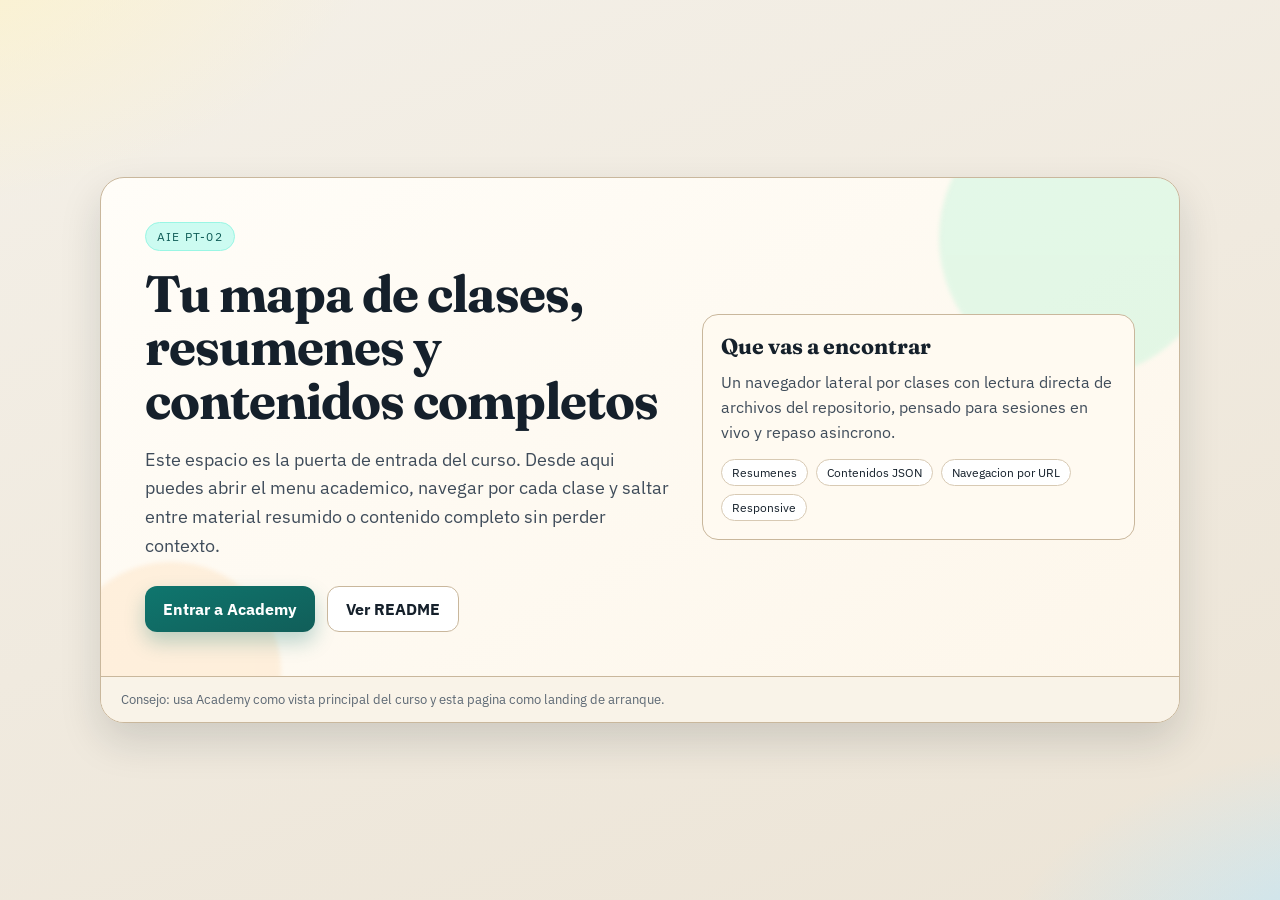
<file: index.html>
<!doctype html>
<html lang="es">
<head>
  <meta charset="utf-8" />
  <meta name="viewport" content="width=device-width, initial-scale=1" />
  <title>DSMORA AIE - Inicio</title>
  <link rel="preconnect" href="https://fonts.googleapis.com" />
  <link rel="preconnect" href="https://fonts.gstatic.com" crossorigin />
  <link href="https://fonts.googleapis.com/css2?family=Fraunces:opsz,wght@9..144,500;9..144,700&family=IBM+Plex+Sans:wght@400;500;700&display=swap" rel="stylesheet" />
  <style>
    :root {
      --ink: #15202b;
      --ink-soft: #3f4c5a;
      --paper: #f4f0e8;
      --paper-strong: #ece4d6;
      --line: #c9b79c;
      --brand: #0f766e;
      --brand-deep: #115e59;
      --accent: #c2410c;
      --card: #fffaf1;
      --shadow: rgba(21, 32, 43, 0.15);
    }

    * { box-sizing: border-box; }

    body {
      margin: 0;
      min-height: 100vh;
      color: var(--ink);
      background:
        radial-gradient(850px 500px at -10% -10%, #fef3c7 0%, transparent 60%),
        radial-gradient(700px 420px at 110% 110%, #bae6fd 0%, transparent 60%),
        linear-gradient(160deg, var(--paper) 0%, var(--paper-strong) 100%);
      font-family: "IBM Plex Sans", "Segoe UI", sans-serif;
      display: grid;
      place-items: center;
      padding: 24px;
    }

    .frame {
      width: min(1080px, 100%);
      border: 1px solid var(--line);
      border-radius: 24px;
      background: linear-gradient(150deg, #fffdf8 0%, #fdf6ea 100%);
      box-shadow: 0 18px 40px var(--shadow);
      overflow: hidden;
      position: relative;
      isolation: isolate;
    }

    .frame::before,
    .frame::after {
      content: "";
      position: absolute;
      z-index: -1;
      opacity: 0.3;
      border-radius: 999px;
      filter: blur(2px);
      animation: float 8s ease-in-out infinite;
    }

    .frame::before {
      width: 280px;
      height: 280px;
      top: -80px;
      right: -40px;
      background: #a7f3d0;
    }

    .frame::after {
      width: 220px;
      height: 220px;
      bottom: -60px;
      left: -40px;
      background: #fed7aa;
      animation-delay: 1.5s;
    }

    .hero {
      display: grid;
      grid-template-columns: 1.1fr 0.9fr;
      gap: 28px;
      padding: 44px;
      align-items: center;
    }

    .kicker {
      display: inline-block;
      font-size: 12px;
      letter-spacing: 1.2px;
      text-transform: uppercase;
      color: var(--brand-deep);
      background: #ccfbf1;
      border: 1px solid #99f6e4;
      border-radius: 999px;
      padding: 6px 11px;
      margin-bottom: 16px;
    }

    h1 {
      margin: 0;
      font-family: "Fraunces", Georgia, serif;
      font-size: clamp(2rem, 4vw, 3.6rem);
      line-height: 1.05;
      letter-spacing: -0.02em;
      max-width: 18ch;
    }

    .copy {
      margin: 18px 0 0;
      font-size: clamp(1rem, 1.4vw, 1.15rem);
      line-height: 1.6;
      color: var(--ink-soft);
      max-width: 54ch;
    }

    .actions {
      margin-top: 26px;
      display: flex;
      flex-wrap: wrap;
      gap: 12px;
    }

    .btn {
      display: inline-flex;
      align-items: center;
      justify-content: center;
      gap: 8px;
      text-decoration: none;
      border-radius: 12px;
      padding: 12px 18px;
      font-weight: 700;
      transition: transform 140ms ease, box-shadow 140ms ease, background 140ms ease;
      will-change: transform;
    }

    .btn-primary {
      color: #fff;
      background: linear-gradient(160deg, var(--brand), var(--brand-deep));
      box-shadow: 0 10px 20px rgba(15, 118, 110, 0.28);
    }

    .btn-primary:hover {
      transform: translateY(-2px);
      box-shadow: 0 14px 24px rgba(15, 118, 110, 0.36);
    }

    .btn-secondary {
      color: var(--ink);
      background: #fff;
      border: 1px solid var(--line);
    }

    .btn-secondary:hover {
      transform: translateY(-2px);
      background: #fffbf3;
    }

    .panel {
      background: var(--card);
      border: 1px solid var(--line);
      border-radius: 16px;
      padding: 18px;
      transform: translateY(8px);
      animation: rise 600ms ease forwards;
    }

    .panel h2 {
      margin: 0 0 10px;
      font-family: "Fraunces", Georgia, serif;
      font-size: 1.35rem;
    }

    .panel p {
      margin: 0;
      color: var(--ink-soft);
      line-height: 1.55;
    }

    .chips {
      margin-top: 14px;
      display: flex;
      flex-wrap: wrap;
      gap: 8px;
    }

    .chip {
      font-size: 12px;
      border: 1px solid #d8cab4;
      background: #fff;
      border-radius: 999px;
      padding: 5px 10px;
    }

    .footer {
      border-top: 1px solid var(--line);
      padding: 14px 20px;
      font-size: 13px;
      color: #5b6773;
      background: #f9f3e8;
    }

    @keyframes rise {
      from { opacity: 0; transform: translateY(18px); }
      to { opacity: 1; transform: translateY(0); }
    }

    @keyframes float {
      0%, 100% { transform: translateY(0); }
      50% { transform: translateY(-8px); }
    }

    @media (max-width: 900px) {
      .hero {
        grid-template-columns: 1fr;
        padding: 28px;
      }
      .panel {
        transform: none;
      }
    }
  </style>
</head>
<body>
  <div class="frame">
    <section class="hero">
      <div>
        <span class="kicker">AIE PT-02</span>
        <h1>Tu mapa de clases, resumenes y contenidos completos</h1>
        <p class="copy">
          Este espacio es la puerta de entrada del curso. Desde aqui puedes abrir el menu academico,
          navegar por cada clase y saltar entre material resumido o contenido completo sin perder contexto.
        </p>
        <div class="actions">
          <a class="btn btn-primary" href="./academy.html">Entrar a Academy</a>
          <a class="btn btn-secondary" href="./README.md">Ver README</a>
        </div>
      </div>

      <aside class="panel">
        <h2>Que vas a encontrar</h2>
        <p>
          Un navegador lateral por clases con lectura directa de archivos del repositorio,
          pensado para sesiones en vivo y repaso asincrono.
        </p>
        <div class="chips">
          <span class="chip">Resumenes</span>
          <span class="chip">Contenidos JSON</span>
          <span class="chip">Navegacion por URL</span>
          <span class="chip">Responsive</span>
        </div>
      </aside>
    </section>

    <footer class="footer">
      Consejo: usa Academy como vista principal del curso y esta pagina como landing de arranque.
    </footer>
  </div>
</body>
</html>
</file>
